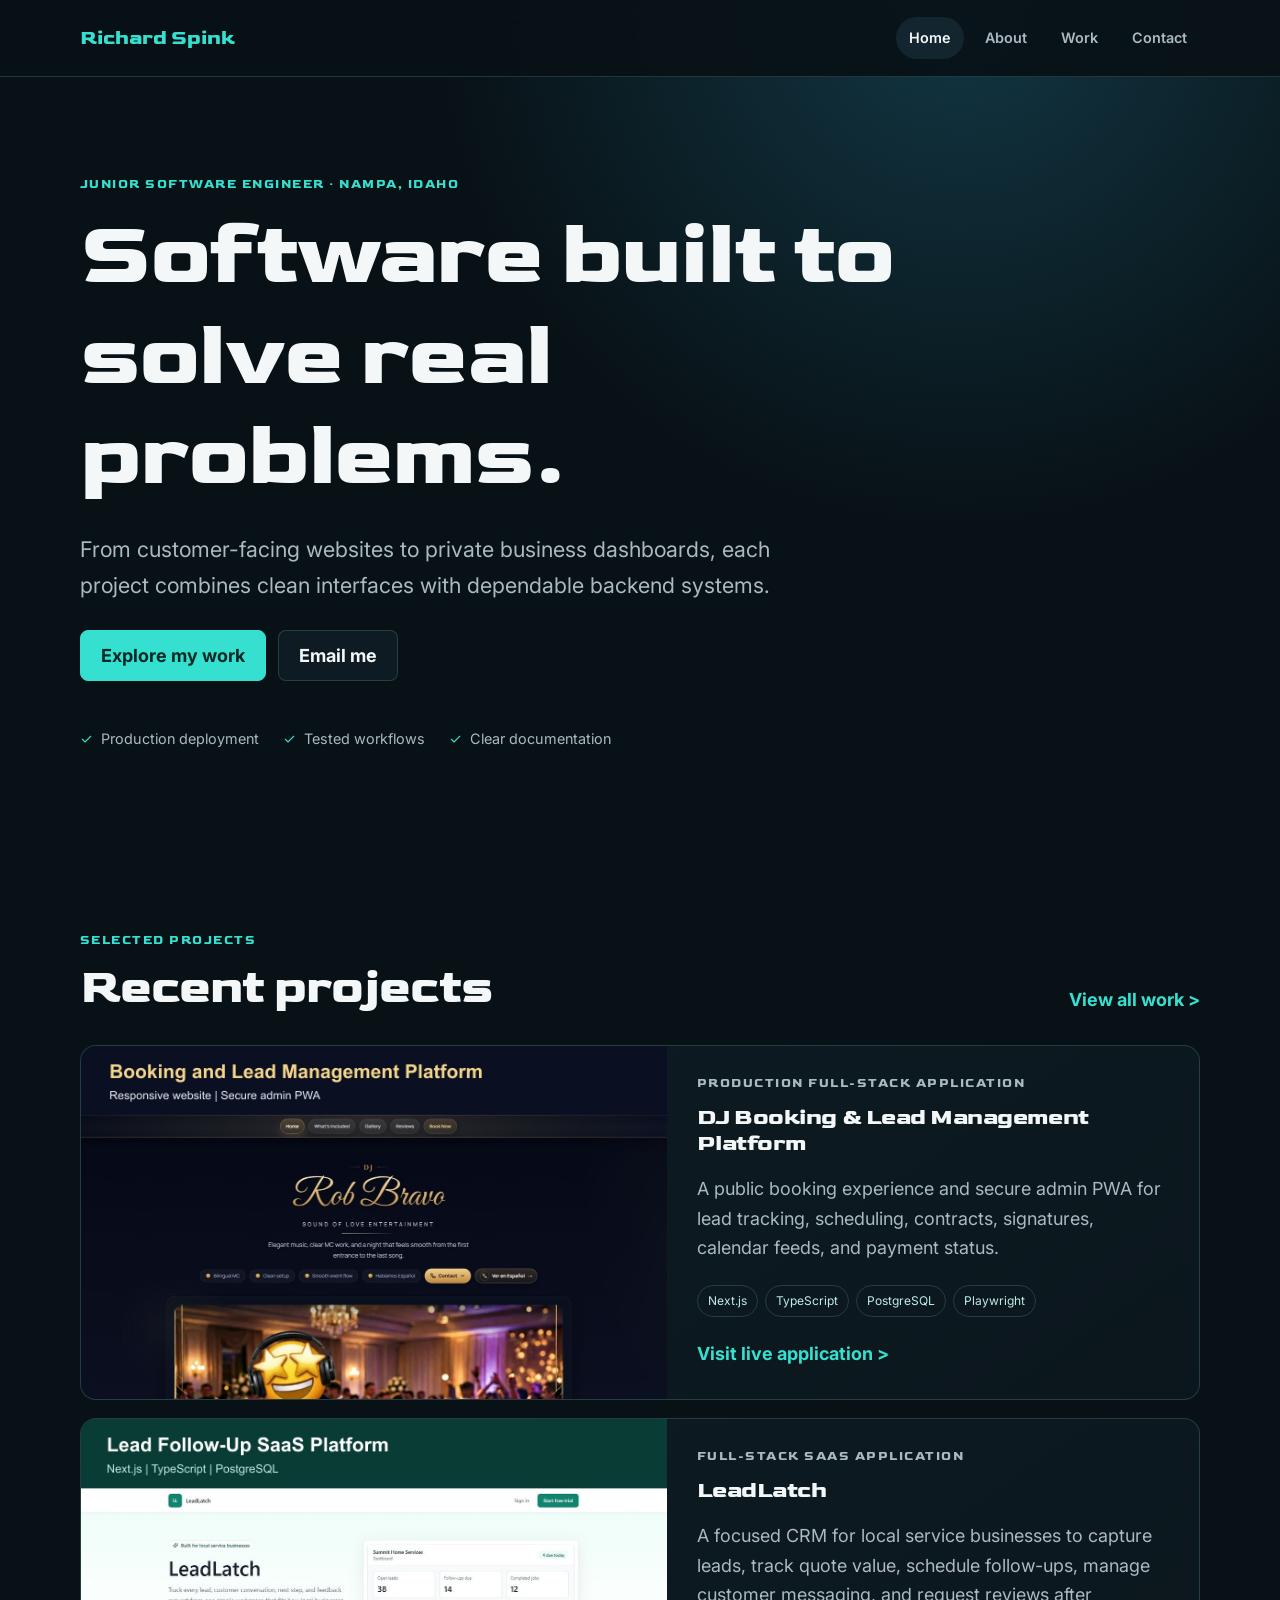
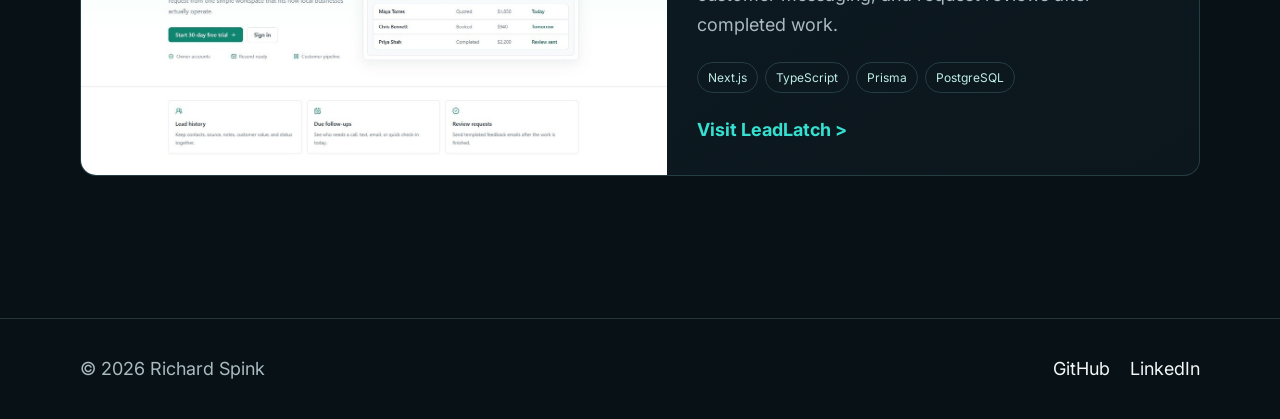
<file: index.html>
<!DOCTYPE html>
<html lang="en">
<head>
  <meta charset="UTF-8">
  <meta name="viewport" content="width=device-width, initial-scale=1.0">
  <meta name="description" content="Richard Spink is a junior software engineer building practical full-stack applications with C#, Python, TypeScript, Next.js, and PostgreSQL.">
  <title>Richard Spink | Junior Software Engineer</title>
  <link rel="preconnect" href="https://fonts.googleapis.com">
  <link rel="preconnect" href="https://fonts.gstatic.com" crossorigin>
  <link href="https://fonts.googleapis.com/css2?family=Goldman:wght@400;700&family=Inter:wght@400;500;600;700&display=swap" rel="stylesheet">
  <link rel="stylesheet" href="css/styles.css">
</head>
<body>
  <header class="site-header">
    <nav class="navbar container" aria-label="Primary navigation">
      <a class="logo" href="index.html">Richard Spink</a>
      <ul class="nav-links">
        <li><a class="active" href="index.html">Home</a></li>
        <li><a href="about.html">About</a></li>
        <li><a href="experience.html">Work</a></li>
        <li><a href="contact.html">Contact</a></li>
      </ul>
    </nav>
  </header>

  <main>
    <section class="hero container">
      <div class="eyebrow">Junior software engineer · Nampa, Idaho</div>
      <h1>Software built to solve real problems.</h1>
      <p class="hero-copy">From customer-facing websites to private business dashboards, each project combines clean interfaces with dependable backend systems.</p>
      <div class="button-row">
        <a class="button primary" href="experience.html">Explore my work</a>
        <a class="button secondary" href="mailto:rspink.work@gmail.com">Email me</a>
      </div>
      <ul class="proof-list" aria-label="Professional strengths">
        <li>Production deployment</li>
        <li>Tested workflows</li>
        <li>Clear documentation</li>
      </ul>
    </section>

    <section class="section container" aria-labelledby="featured-heading">
      <div class="section-heading">
        <div>
          <p class="eyebrow">Selected projects</p>
          <h2 id="featured-heading">Recent projects</h2>
        </div>
        <a class="text-link" href="experience.html">View all work &gt;</a>
      </div>

      <div class="featured-grid">
        <article class="feature-card feature-card-large">
          <img src="Image/projects/booking-platform.jpg" alt="DJ booking and lead-management platform shown on desktop and mobile devices">
          <div class="card-content">
            <p class="project-type">Production full-stack application</p>
            <h3>DJ Booking & Lead Management Platform</h3>
            <p>A public booking experience and secure admin PWA for lead tracking, scheduling, contracts, signatures, calendar feeds, and payment status.</p>
            <div class="tag-list"><span>Next.js</span><span>TypeScript</span><span>PostgreSQL</span><span>Playwright</span></div>
            <a class="text-link" href="https://rob-the-dj.vercel.app" target="_blank" rel="noopener noreferrer">Visit live application &gt;</a>
          </div>
        </article>

        <article class="feature-card feature-card-large">
          <img src="Image/projects/leadlatch.jpg" alt="LeadLatch lead-management dashboard displayed on a laptop">
          <div class="card-content">
            <p class="project-type">Full-stack SaaS application</p>
            <h3>LeadLatch</h3>
            <p>A focused CRM for local service businesses to capture leads, track quote value, schedule follow-ups, manage customer messaging, and request reviews after completed work.</p>
            <div class="tag-list"><span>Next.js</span><span>TypeScript</span><span>Prisma</span><span>PostgreSQL</span></div>
            <a class="text-link" href="https://project-i30i1.vercel.app/" target="_blank" rel="noopener noreferrer">Visit LeadLatch &gt;</a>
          </div>
        </article>
      </div>
    </section>
  </main>

  <footer>
    <div class="container footer-inner">
      <p>© 2026 Richard Spink</p>
      <div><a href="https://github.com/richardspink2" target="_blank" rel="noopener noreferrer">GitHub</a><a href="https://www.linkedin.com/in/richard-spink-254847308/" target="_blank" rel="noopener noreferrer">LinkedIn</a></div>
    </div>
  </footer>
</body>
</html>
</file>
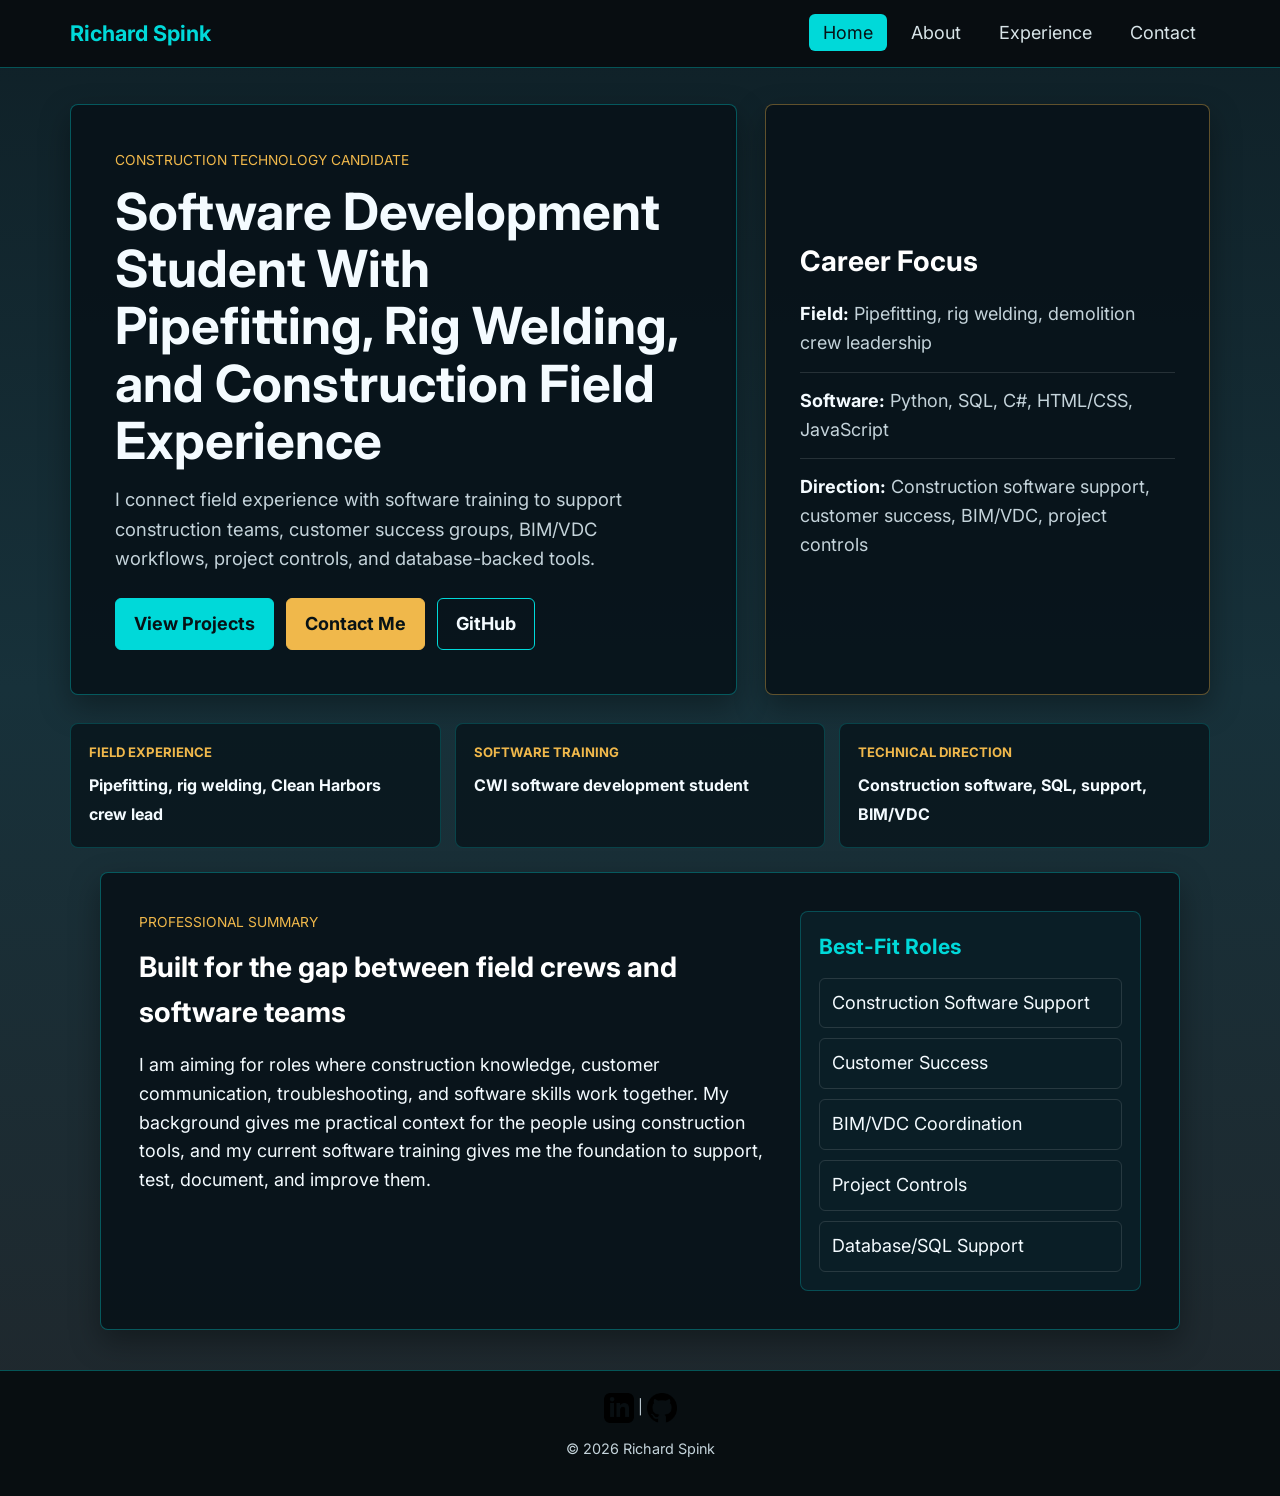
<file: construction-portfolio/index.html>
<!DOCTYPE html>
<html lang="en">
<head>
  <meta charset="UTF-8" />
  <meta name="author" content="Richard Spink" />
  <meta name="description" content="Richard Spink construction technology and software development portfolio with pipefitting, rig welding, and demolition crew lead experience" />
  <meta name="keywords" content="construction technology, software development, pipefitting, rig welding, demolition crew lead, Clean Harbors, Python, SQL, C#, BIM, VDC" />
  <meta name="viewport" content="width=device-width, initial-scale=1.0" />
  <title>Richard Spink | Construction Technology Portfolio</title>
  <link rel="preconnect" href="https://fonts.googleapis.com">
  <link rel="preconnect" href="https://fonts.gstatic.com" crossorigin>
  <link href="https://fonts.googleapis.com/css2?family=Inter:wght@400;600;700;800&display=swap" rel="stylesheet">
  <link rel="stylesheet" href="css/styles.css" />
</head>
<body>
  <header>
    <nav class="navbar">
      <div class="container">
        <div class="logo">Richard Spink</div>
        <ul class="nav-links">
          <li><a class="active" href="index.html">Home</a></li>
          <li><a href="about.html">About</a></li>
          <li><a href="experience.html">Experience</a></li>
          <li><a href="contact.html">Contact</a></li>
        </ul>
      </div>
    </nav>
  </header>

  <main>
    <section class="hero professional-hero">
      <div class="hero-content">
        <p class="eyebrow">Construction technology candidate</p>
        <h1>Software Development Student With Pipefitting, Rig Welding, and Construction Field Experience</h1>
        <p class="tagline">
          I connect field experience with software training to support construction teams, customer success groups,
          BIM/VDC workflows, project controls, and database-backed tools.
        </p>
        <div class="button-row">
          <a class="btn" href="experience.html#projects">View Projects</a>
          <a class="btn btn-secondary" href="contact.html">Contact Me</a>
          <a class="btn btn-outline" href="https://github.com/richardspink2" target="_blank" rel="noopener">GitHub</a>
        </div>
      </div>
      <aside class="hero-panel" aria-label="Career focus">
        <h2>Career Focus</h2>
        <ul class="credential-list">
          <li><strong>Field:</strong> Pipefitting, rig welding, demolition crew leadership</li>
          <li><strong>Software:</strong> Python, SQL, C#, HTML/CSS, JavaScript</li>
          <li><strong>Direction:</strong> Construction software support, customer success, BIM/VDC, project controls</li>
        </ul>
      </aside>
    </section>

    <section class="proof-strip" aria-label="Professional strengths">
      <div class="proof-item">
        <span>Field Experience</span>
        <strong>Pipefitting, rig welding, Clean Harbors crew lead</strong>
      </div>
      <div class="proof-item">
        <span>Software Training</span>
        <strong>CWI software development student</strong>
      </div>
      <div class="proof-item">
        <span>Technical Direction</span>
        <strong>Construction software, SQL, support, BIM/VDC</strong>
      </div>
    </section>

    <section class="main-container home-summary">
      <div class="summary-layout">
        <div>
          <p class="eyebrow">Professional Summary</p>
          <h2>Built for the gap between field crews and software teams</h2>
          <p>
            I am aiming for roles where construction knowledge, customer communication, troubleshooting, and
            software skills work together. My background gives me practical context for the people using construction
            tools, and my current software training gives me the foundation to support, test, document, and improve them.
          </p>
        </div>
        <div class="focus-list">
          <h3>Best-Fit Roles</h3>
          <a href="experience.html">Construction Software Support</a>
          <a href="experience.html">Customer Success</a>
          <a href="experience.html">BIM/VDC Coordination</a>
          <a href="experience.html">Project Controls</a>
          <a href="experience.html">Database/SQL Support</a>
        </div>
      </div>
    </section>
  </main>

  <footer>
    <p>
      <a href="https://www.linkedin.com/in/richard-spink-254847308/" target="_blank" rel="noopener">
        <img src="Image/LinkedIn.png" alt="LinkedIn" width="30" />
      </a> |
      <a href="https://github.com/richardspink2" target="_blank" rel="noopener">
        <img src="Image/GitHub.png" alt="GitHub" width="30" />
      </a>
    </p>
    <p>&copy; 2026 Richard Spink</p>
  </footer>
</body>
</html>
</file>
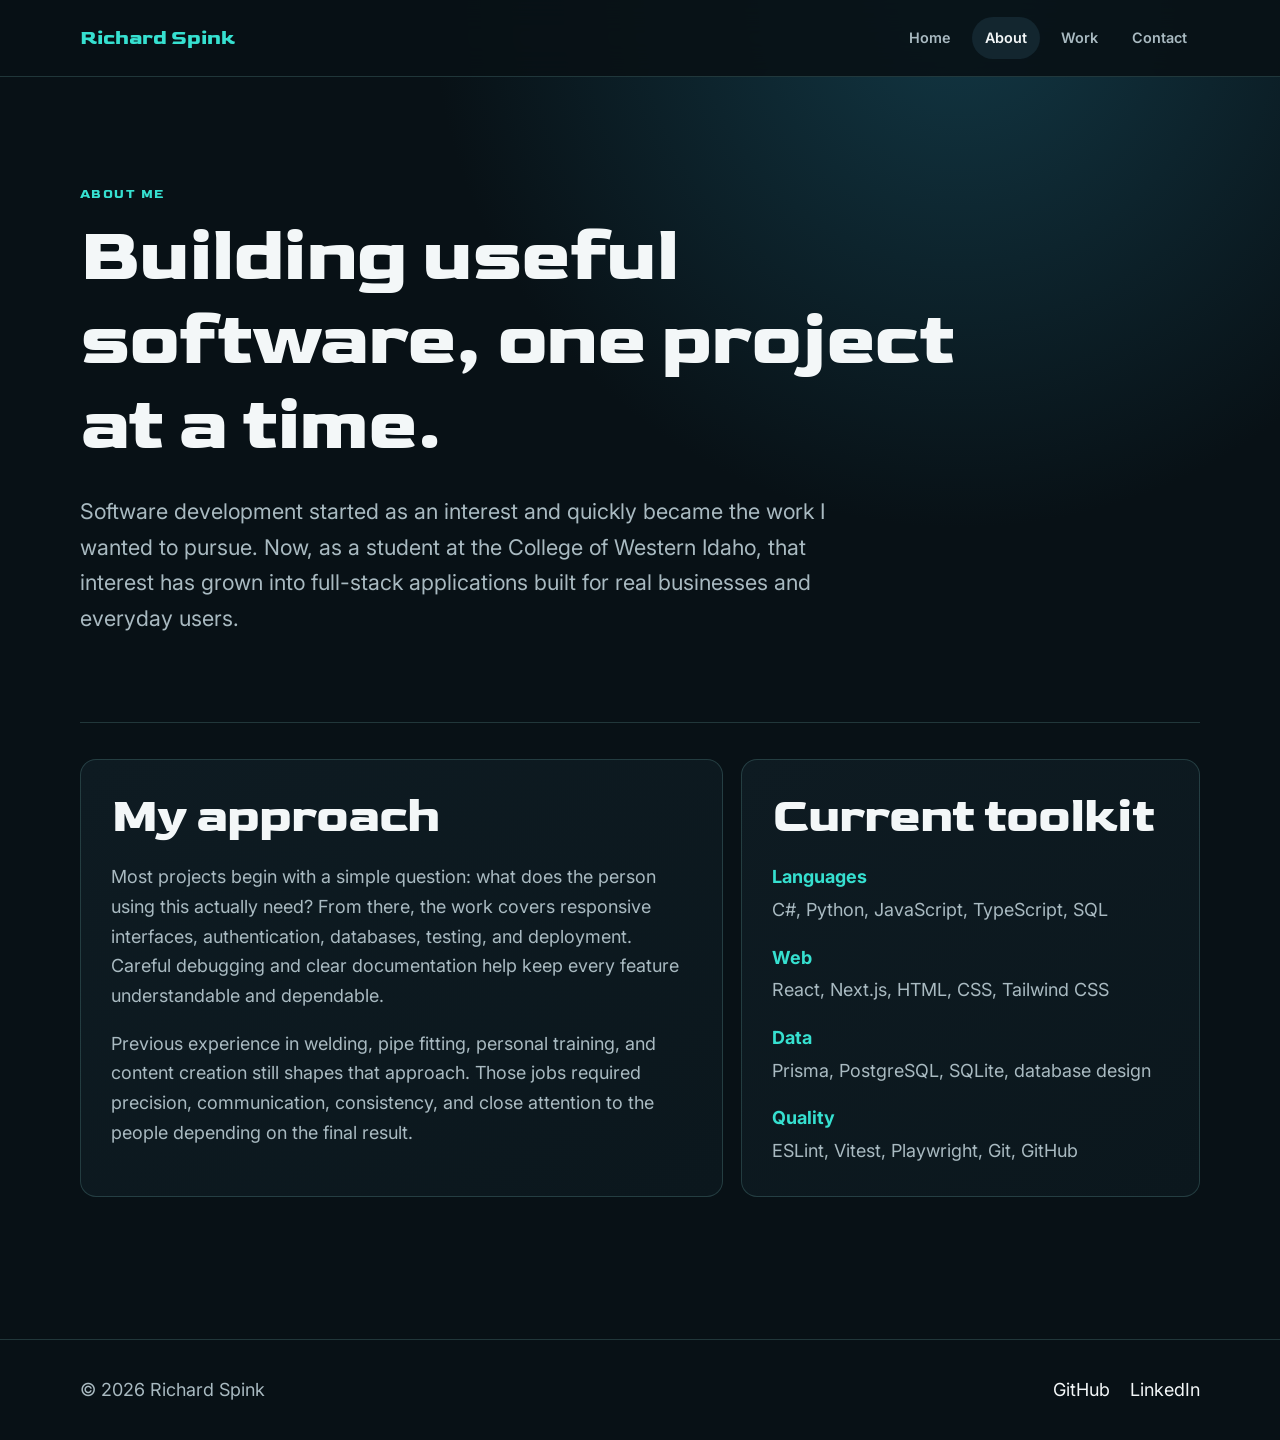
<file: about.html>
<!DOCTYPE html>
<html lang="en">
<head>
  <meta charset="UTF-8">
  <meta name="viewport" content="width=device-width, initial-scale=1.0">
  <meta name="description" content="About Richard Spink, a junior software engineer and Software Development student in Nampa, Idaho.">
  <title>About | Richard Spink</title>
  <link rel="preconnect" href="https://fonts.googleapis.com">
  <link rel="preconnect" href="https://fonts.gstatic.com" crossorigin>
  <link href="https://fonts.googleapis.com/css2?family=Goldman:wght@400;700&family=Inter:wght@400;500;600;700&display=swap" rel="stylesheet">
  <link rel="stylesheet" href="css/styles.css">
</head>
<body>
  <header class="site-header"><nav class="navbar container" aria-label="Primary navigation"><a class="logo" href="index.html">Richard Spink</a><ul class="nav-links"><li><a href="index.html">Home</a></li><li><a class="active" href="about.html">About</a></li><li><a href="experience.html">Work</a></li><li><a href="contact.html">Contact</a></li></ul></nav></header>
  <main class="page-main container">
    <section class="page-intro">
      <p class="eyebrow">About me</p>
      <h1>Building useful software, one project at a time.</h1>
      <p class="lead">Software development started as an interest and quickly became the work I wanted to pursue. Now, as a student at the College of Western Idaho, that interest has grown into full-stack applications built for real businesses and everyday users.</p>
    </section>
    <section class="about-grid">
      <div class="prose-card">
        <h2>My approach</h2>
        <p>Most projects begin with a simple question: what does the person using this actually need? From there, the work covers responsive interfaces, authentication, databases, testing, and deployment. Careful debugging and clear documentation help keep every feature understandable and dependable.</p>
        <p>Previous experience in welding, pipe fitting, personal training, and content creation still shapes that approach. Those jobs required precision, communication, consistency, and close attention to the people depending on the final result.</p>
      </div>
      <aside class="skills-card">
        <h2>Current toolkit</h2>
        <dl>
          <dt>Languages</dt><dd>C#, Python, JavaScript, TypeScript, SQL</dd>
          <dt>Web</dt><dd>React, Next.js, HTML, CSS, Tailwind CSS</dd>
          <dt>Data</dt><dd>Prisma, PostgreSQL, SQLite, database design</dd>
          <dt>Quality</dt><dd>ESLint, Vitest, Playwright, Git, GitHub</dd>
        </dl>
      </aside>
    </section>
  </main>
  <footer><div class="container footer-inner"><p>© 2026 Richard Spink</p><div><a href="https://github.com/richardspink2" target="_blank" rel="noopener noreferrer">GitHub</a><a href="https://www.linkedin.com/in/richard-spink-254847308/" target="_blank" rel="noopener noreferrer">LinkedIn</a></div></div></footer>
</body>
</html>
</file>
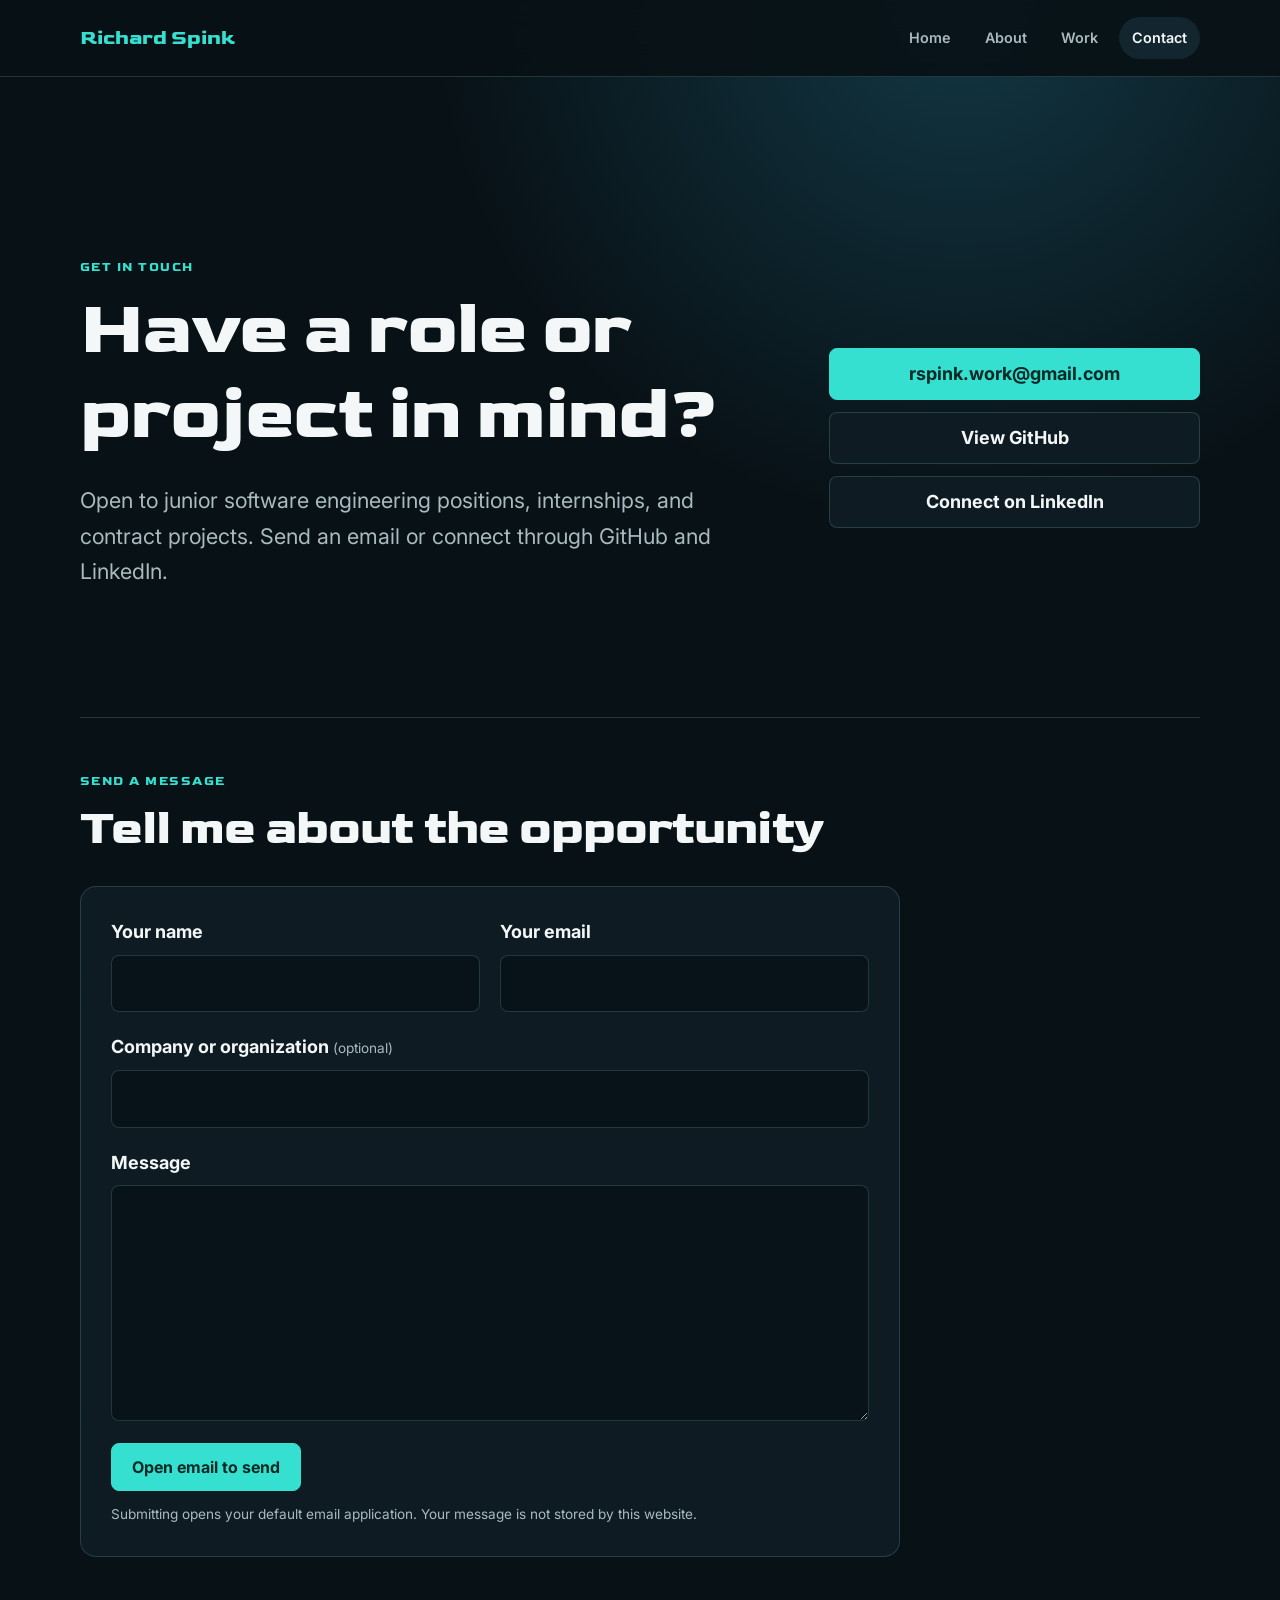
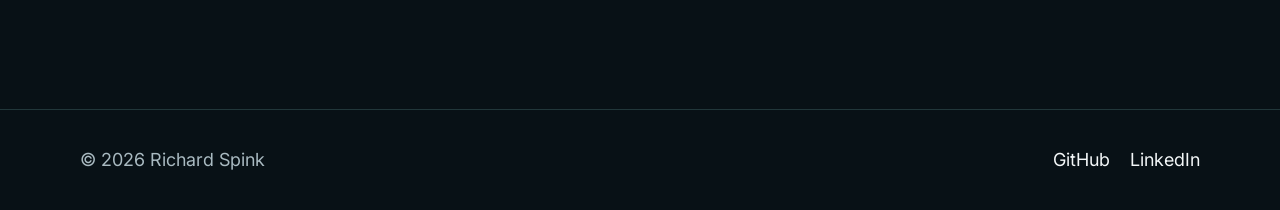
<file: contact.html>
<!DOCTYPE html>
<html lang="en">
<head>
  <meta charset="UTF-8">
  <meta name="viewport" content="width=device-width, initial-scale=1.0">
  <meta name="description" content="Contact Richard Spink about junior software engineering, internship, and contract opportunities.">
  <title>Contact | Richard Spink</title>
  <link rel="preconnect" href="https://fonts.googleapis.com">
  <link rel="preconnect" href="https://fonts.gstatic.com" crossorigin>
  <link href="https://fonts.googleapis.com/css2?family=Goldman:wght@400;700&family=Inter:wght@400;500;600;700&display=swap" rel="stylesheet">
  <link rel="stylesheet" href="css/styles.css">
</head>
<body>
  <header class="site-header"><nav class="navbar container" aria-label="Primary navigation"><a class="logo" href="index.html">Richard Spink</a><ul class="nav-links"><li><a href="index.html">Home</a></li><li><a href="about.html">About</a></li><li><a href="experience.html">Work</a></li><li><a class="active" href="contact.html">Contact</a></li></ul></nav></header>
  <main class="page-main container">
    <section class="contact-panel">
      <div><p class="eyebrow">Get in touch</p><h1>Have a role or project in mind?</h1><p class="lead">Open to junior software engineering positions, internships, and contract projects. Send an email or connect through GitHub and LinkedIn.</p></div>
      <div class="contact-actions"><a class="button primary" href="mailto:rspink.work@gmail.com">rspink.work@gmail.com</a><a class="button secondary" href="https://github.com/richardspink2" target="_blank" rel="noopener noreferrer">View GitHub</a><a class="button secondary" href="https://www.linkedin.com/in/richard-spink-254847308/" target="_blank" rel="noopener noreferrer">Connect on LinkedIn</a></div>
    </section>
    <section class="contact-form-section" aria-labelledby="contact-form-heading">
      <div class="section-heading">
        <div><p class="eyebrow">Send a message</p><h2 id="contact-form-heading">Tell me about the opportunity</h2></div>
      </div>
      <form class="contact-form" action="mailto:rspink.work@gmail.com" method="post" enctype="text/plain">
        <div class="form-grid">
          <div class="field-group">
            <label for="name">Your name</label>
            <input id="name" name="Name" type="text" autocomplete="name" required>
          </div>
          <div class="field-group">
            <label for="email">Your email</label>
            <input id="email" name="Email" type="email" autocomplete="email" required>
          </div>
          <div class="field-group full-width">
            <label for="company">Company or organization <span>(optional)</span></label>
            <input id="company" name="Company" type="text" autocomplete="organization">
          </div>
          <div class="field-group full-width">
            <label for="message">Message</label>
            <textarea id="message" name="Message" rows="7" required></textarea>
          </div>
        </div>
        <button class="button primary submit-button" type="submit">Open email to send</button>
        <p class="form-note">Submitting opens your default email application. Your message is not stored by this website.</p>
      </form>
    </section>
  </main>
  <footer><div class="container footer-inner"><p>© 2026 Richard Spink</p><div><a href="https://github.com/richardspink2" target="_blank" rel="noopener noreferrer">GitHub</a><a href="https://www.linkedin.com/in/richard-spink-254847308/" target="_blank" rel="noopener noreferrer">LinkedIn</a></div></div></footer>
</body>
</html>
</file>
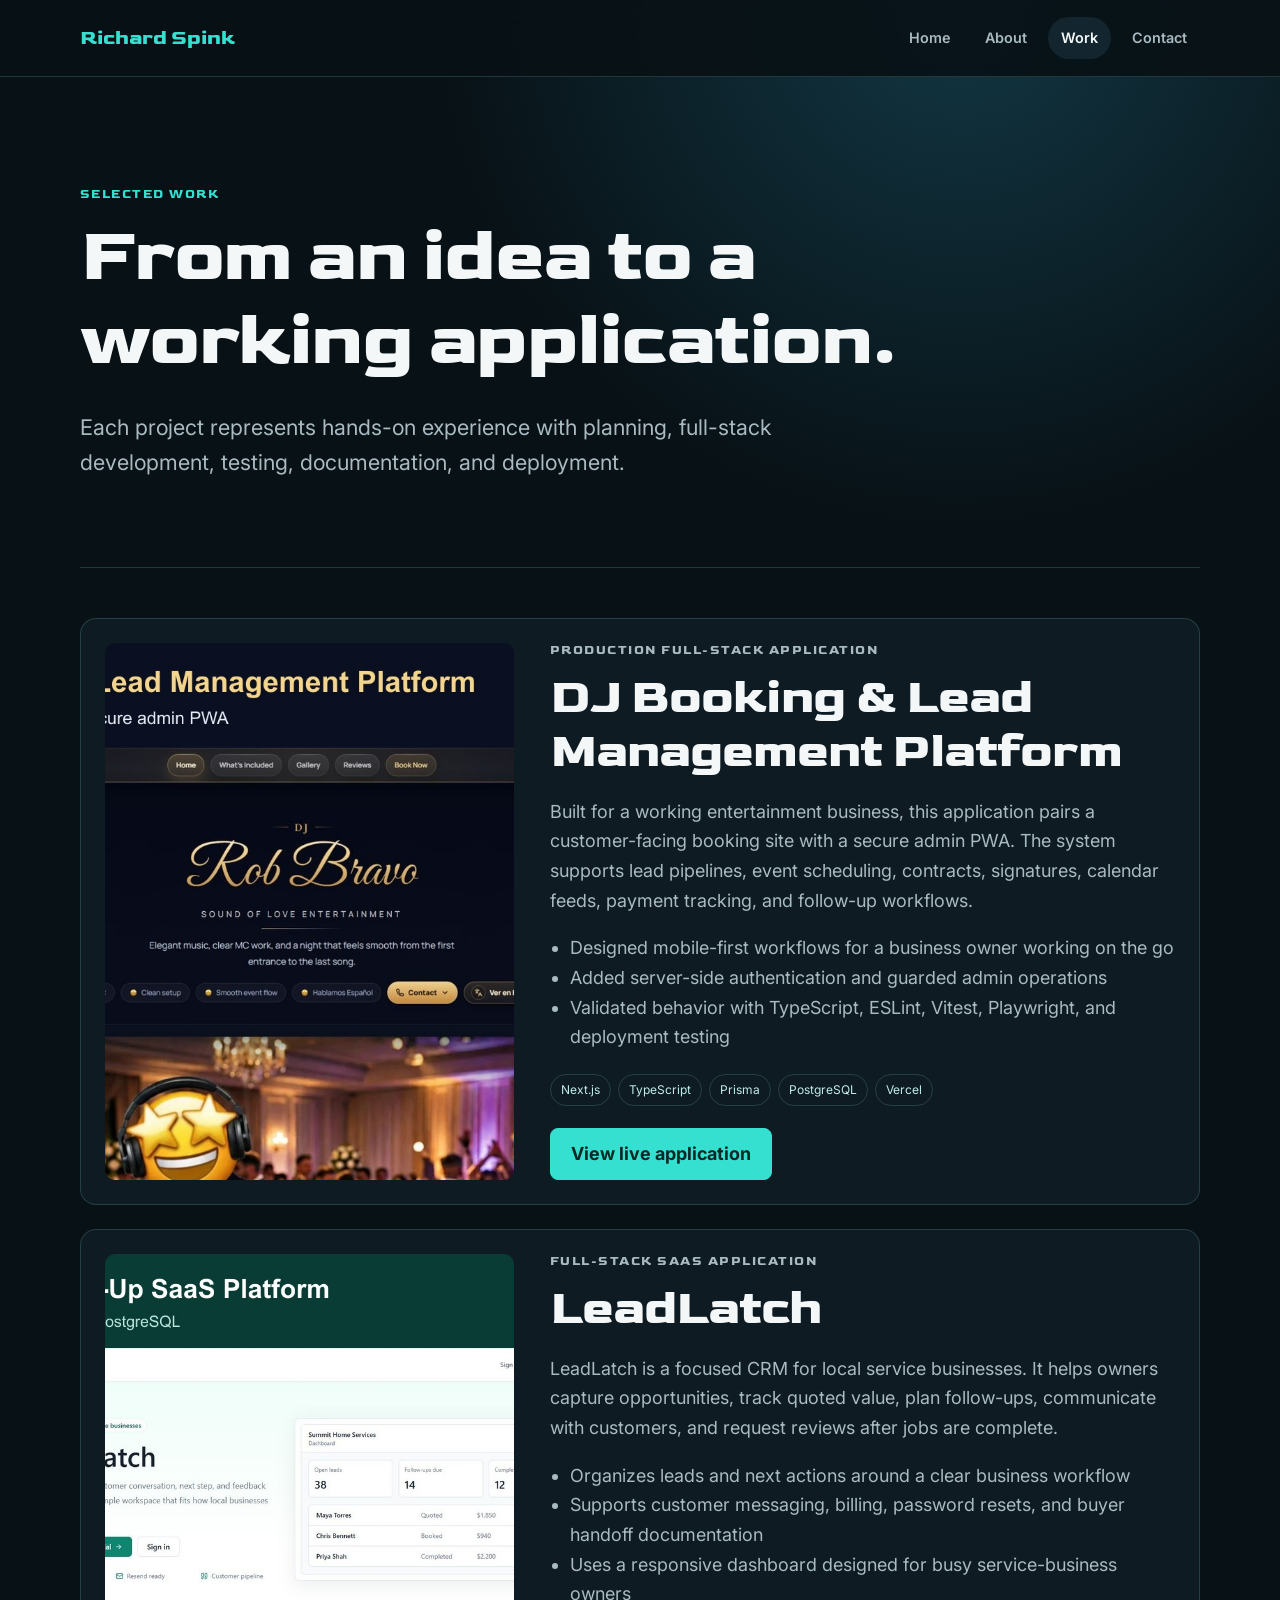
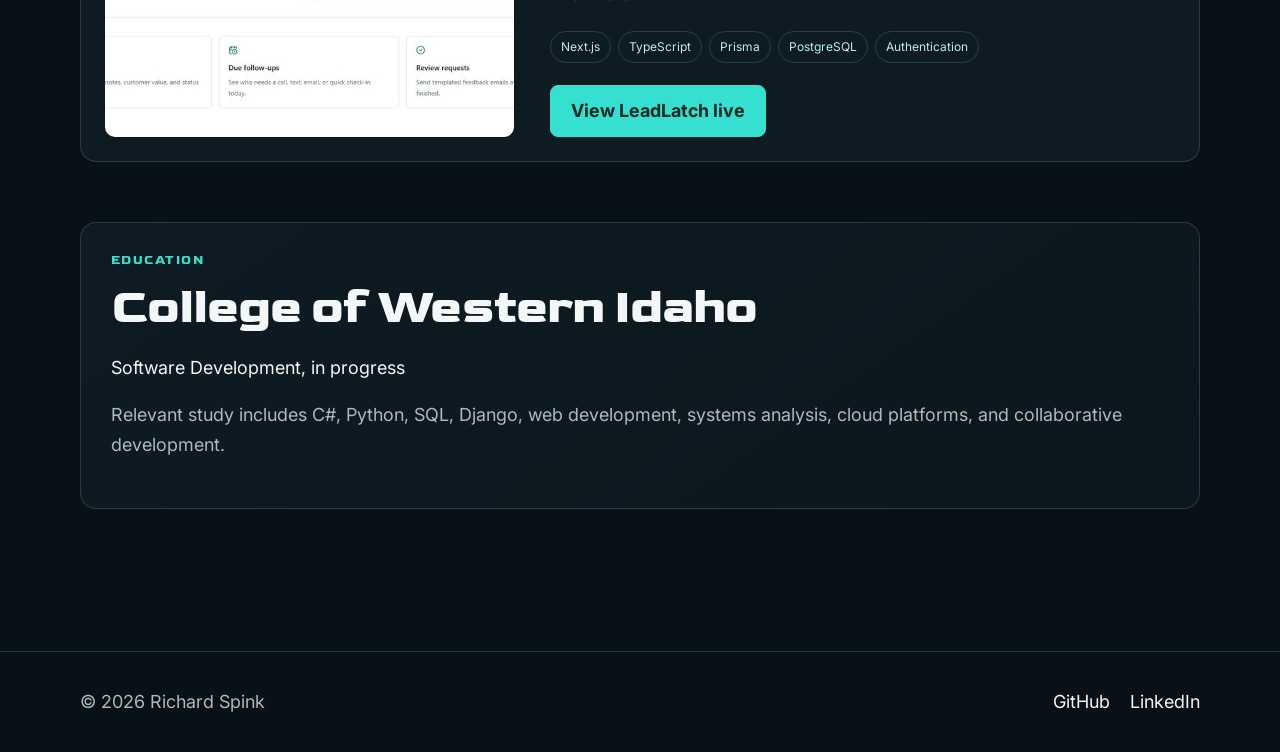
<file: experience.html>
<!DOCTYPE html>
<html lang="en">
<head>
  <meta charset="UTF-8">
  <meta name="viewport" content="width=device-width, initial-scale=1.0">
  <meta name="description" content="Selected software projects by Richard Spink, including full-stack web applications, desktop software, automation, Python, and SQL work.">
  <title>Work | Richard Spink</title>
  <link rel="preconnect" href="https://fonts.googleapis.com">
  <link rel="preconnect" href="https://fonts.gstatic.com" crossorigin>
  <link href="https://fonts.googleapis.com/css2?family=Goldman:wght@400;700&family=Inter:wght@400;500;600;700&display=swap" rel="stylesheet">
  <link rel="stylesheet" href="css/styles.css">
</head>
<body>
  <header class="site-header"><nav class="navbar container" aria-label="Primary navigation"><a class="logo" href="index.html">Richard Spink</a><ul class="nav-links"><li><a href="index.html">Home</a></li><li><a href="about.html">About</a></li><li><a class="active" href="experience.html">Work</a></li><li><a href="contact.html">Contact</a></li></ul></nav></header>
  <main class="page-main container">
    <section class="page-intro"><p class="eyebrow">Selected work</p><h1>From an idea to a working application.</h1><p class="lead">Each project represents hands-on experience with planning, full-stack development, testing, documentation, and deployment.</p></section>
    <section class="project-list" aria-label="Portfolio projects">
      <article class="project-row">
        <img src="Image/projects/booking-platform.jpg" alt="DJ booking platform displayed on multiple devices">
        <div><p class="project-type">Production full-stack application</p><h2>DJ Booking & Lead Management Platform</h2><p>Built for a working entertainment business, this application pairs a customer-facing booking site with a secure admin PWA. The system supports lead pipelines, event scheduling, contracts, signatures, calendar feeds, payment tracking, and follow-up workflows.</p><ul class="outcomes"><li>Designed mobile-first workflows for a business owner working on the go</li><li>Added server-side authentication and guarded admin operations</li><li>Validated behavior with TypeScript, ESLint, Vitest, Playwright, and deployment testing</li></ul><div class="tag-list"><span>Next.js</span><span>TypeScript</span><span>Prisma</span><span>PostgreSQL</span><span>Vercel</span></div><a class="button primary" href="https://rob-the-dj.vercel.app" target="_blank" rel="noopener noreferrer">View live application</a></div>
      </article>
      <article class="project-row">
        <img src="Image/projects/leadlatch.jpg" alt="LeadLatch lead-management dashboard displayed on a laptop">
        <div><p class="project-type">Full-stack SaaS application</p><h2>LeadLatch</h2><p>LeadLatch is a focused CRM for local service businesses. It helps owners capture opportunities, track quoted value, plan follow-ups, communicate with customers, and request reviews after jobs are complete.</p><ul class="outcomes"><li>Organizes leads and next actions around a clear business workflow</li><li>Supports customer messaging, billing, password resets, and buyer handoff documentation</li><li>Uses a responsive dashboard designed for busy service-business owners</li></ul><div class="tag-list"><span>Next.js</span><span>TypeScript</span><span>Prisma</span><span>PostgreSQL</span><span>Authentication</span></div><a class="button primary" href="https://project-i30i1.vercel.app/" target="_blank" rel="noopener noreferrer">View LeadLatch live</a></div>
      </article>
    </section>
    <section class="education-card"><p class="eyebrow">Education</p><h2>College of Western Idaho</h2><p>Software Development, in progress</p><p class="muted">Relevant study includes C#, Python, SQL, Django, web development, systems analysis, cloud platforms, and collaborative development.</p></section>
  </main>
  <footer><div class="container footer-inner"><p>© 2026 Richard Spink</p><div><a href="https://github.com/richardspink2" target="_blank" rel="noopener noreferrer">GitHub</a><a href="https://www.linkedin.com/in/richard-spink-254847308/" target="_blank" rel="noopener noreferrer">LinkedIn</a></div></div></footer>
</body>
</html>
</file>
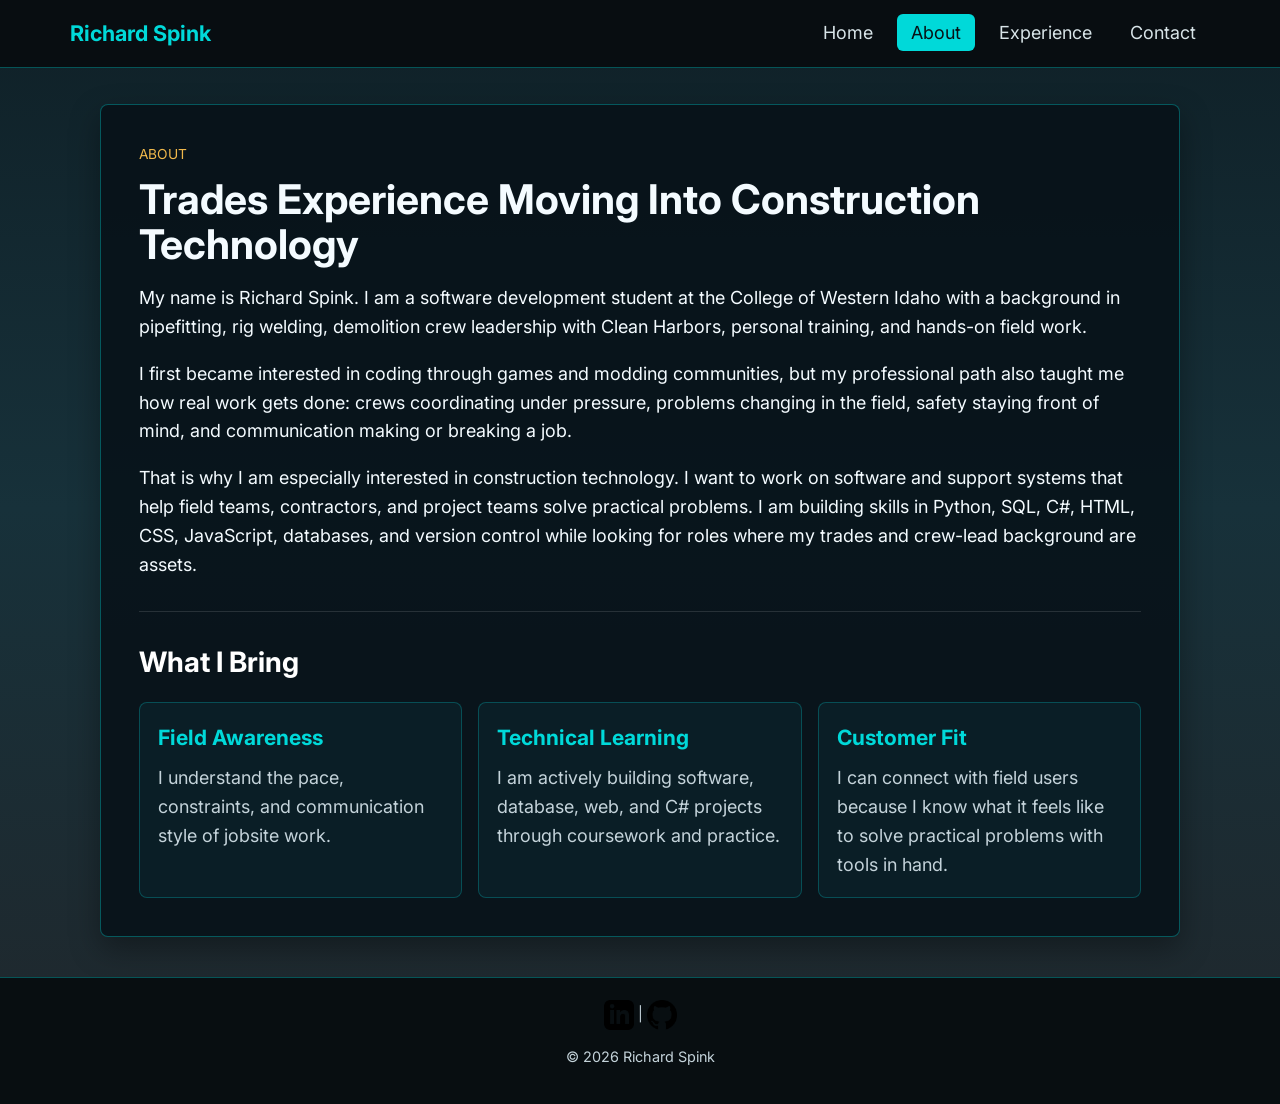
<file: construction-portfolio/about.html>
<!DOCTYPE html>
<html lang="en">
<head>
  <meta charset="UTF-8" />
  <meta name="author" content="Richard Spink" />
  <meta name="description" content="About Richard Spink, a software development student with pipefitting, rig welding, and demolition crew lead experience" />
  <meta name="keywords" content="Richard Spink, construction technology, software development, CWI, pipefitting, rig welding, Clean Harbors, demolition crew lead" />
  <meta name="viewport" content="width=device-width, initial-scale=1.0" />
  <title>About | Richard Spink</title>
  <link rel="preconnect" href="https://fonts.googleapis.com">
  <link rel="preconnect" href="https://fonts.gstatic.com" crossorigin>
  <link href="https://fonts.googleapis.com/css2?family=Inter:wght@400;600;700;800&display=swap" rel="stylesheet">
  <link rel="stylesheet" href="css/styles.css" />
</head>
<body>
  <header>
    <nav class="navbar">
      <div class="container">
        <div class="logo">Richard Spink</div>
        <ul class="nav-links">
          <li><a href="index.html">Home</a></li>
          <li><a class="active" href="about.html">About</a></li>
          <li><a href="experience.html">Experience</a></li>
          <li><a href="contact.html">Contact</a></li>
        </ul>
      </div>
    </nav>
  </header>

  <main class="main-container">
    <p class="eyebrow">About</p>
    <h1>Trades Experience Moving Into Construction Technology</h1>
    <p>
      My name is Richard Spink. I am a software development student at the College of Western Idaho with a
      background in pipefitting, rig welding, demolition crew leadership with Clean Harbors, personal training,
      and hands-on field work.
    </p>
    <p>
      I first became interested in coding through games and modding communities, but my professional path also
      taught me how real work gets done: crews coordinating under pressure, problems changing in the field,
      safety staying front of mind, and communication making or breaking a job.
    </p>
    <p>
      That is why I am especially interested in construction technology. I want to work on software and support
      systems that help field teams, contractors, and project teams solve practical problems. I am building skills
      in Python, SQL, C#, HTML, CSS, JavaScript, databases, and version control while looking for roles where my
      trades and crew-lead background are assets.
    </p>

    <section class="content-band">
      <h2>What I Bring</h2>
      <div class="highlight-grid">
        <article class="highlight-card">
          <h3>Field Awareness</h3>
          <p>I understand the pace, constraints, and communication style of jobsite work.</p>
        </article>
        <article class="highlight-card">
          <h3>Technical Learning</h3>
          <p>I am actively building software, database, web, and C# projects through coursework and practice.</p>
        </article>
        <article class="highlight-card">
          <h3>Customer Fit</h3>
          <p>I can connect with field users because I know what it feels like to solve practical problems with tools in hand.</p>
        </article>
      </div>
    </section>
  </main>

  <footer>
    <p>
      <a href="https://www.linkedin.com/in/richard-spink-254847308/" target="_blank" rel="noopener">
        <img src="Image/LinkedIn.png" alt="LinkedIn" width="30" />
      </a> |
      <a href="https://github.com/richardspink2" target="_blank" rel="noopener">
        <img src="Image/GitHub.png" alt="GitHub" width="30" />
      </a>
    </p>
    <p>&copy; 2026 Richard Spink</p>
  </footer>
</body>
</html>
</file>
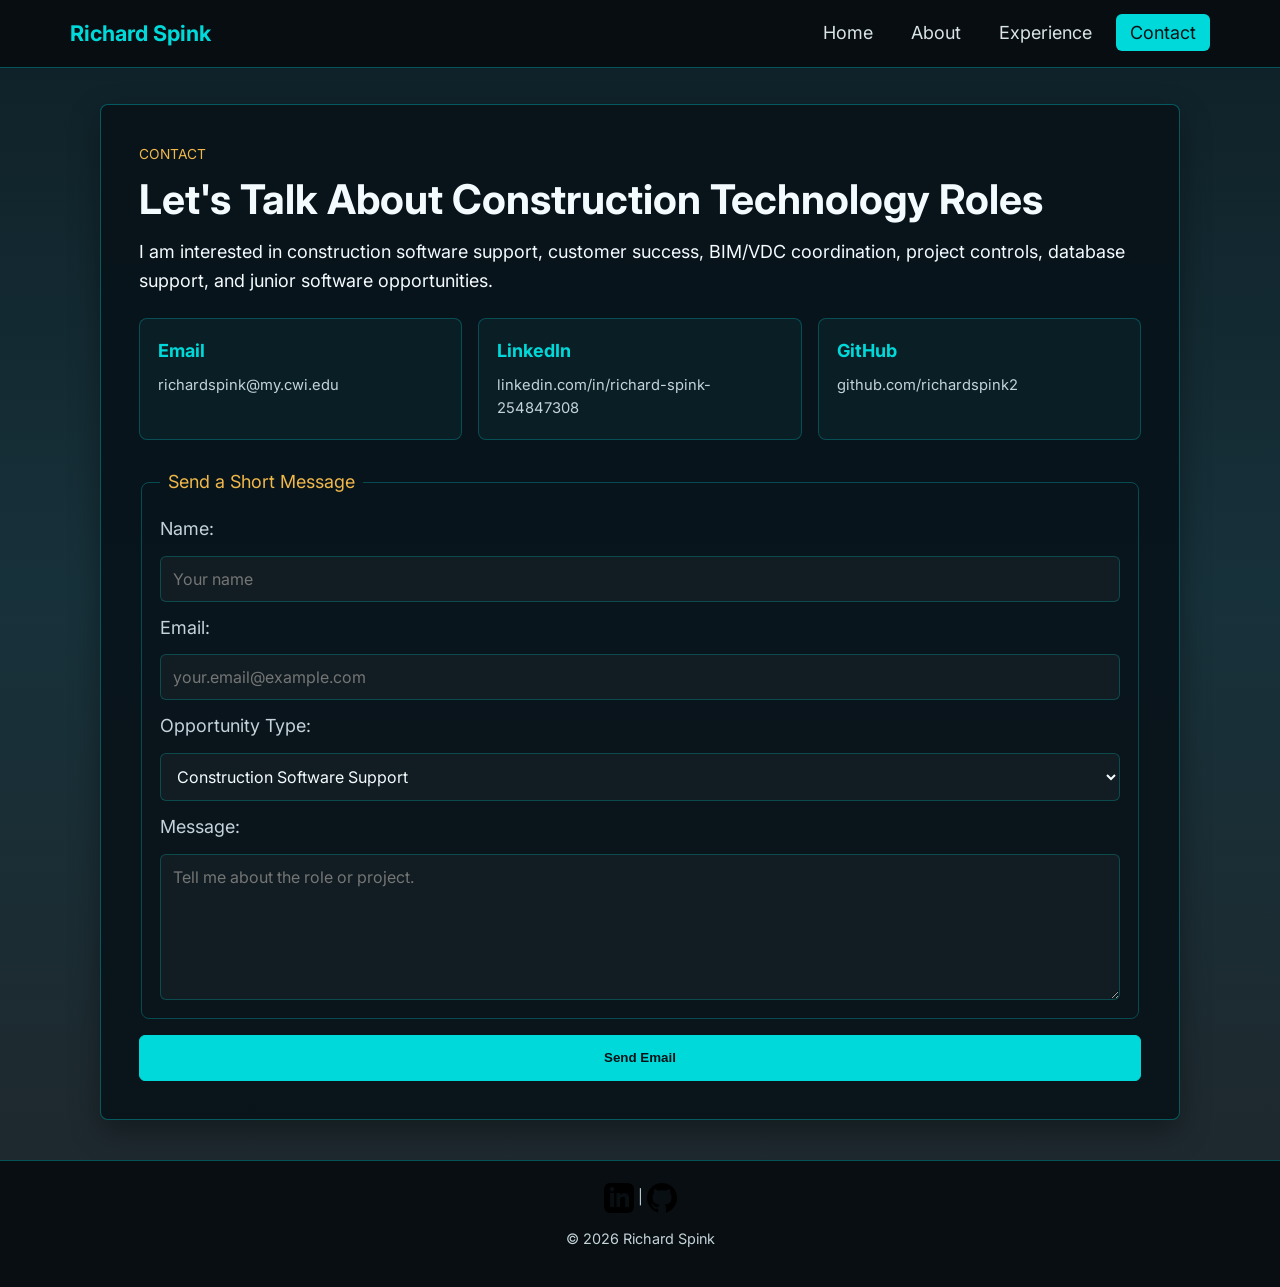
<file: construction-portfolio/contact.html>
<!DOCTYPE html>
<html lang="en">
<head>
  <meta charset="UTF-8" />
  <meta name="author" content="Richard Spink" />
  <meta name="description" content="Contact Richard Spink for construction technology and software development opportunities" />
  <meta name="keywords" content="Richard Spink, contact, construction technology, software development" />
  <meta name="viewport" content="width=device-width, initial-scale=1.0" />
  <title>Contact | Richard Spink</title>
  <link rel="preconnect" href="https://fonts.googleapis.com">
  <link rel="preconnect" href="https://fonts.gstatic.com" crossorigin>
  <link href="https://fonts.googleapis.com/css2?family=Inter:wght@400;600;700;800&display=swap" rel="stylesheet">
  <link href="css/styles.css" rel="stylesheet" />
  <link href="css/contact.css" rel="stylesheet" />
</head>
<body>
  <header>
    <nav class="navbar">
      <div class="container">
        <div class="logo">Richard Spink</div>
        <ul class="nav-links">
          <li><a href="index.html">Home</a></li>
          <li><a href="about.html">About</a></li>
          <li><a href="experience.html">Experience</a></li>
          <li><a class="active" href="contact.html">Contact</a></li>
        </ul>
      </div>
    </nav>
  </header>

  <main class="main-container">
    <p class="eyebrow">Contact</p>
    <h1>Let's Talk About Construction Technology Roles</h1>
    <p>
      I am interested in construction software support, customer success, BIM/VDC coordination,
      project controls, database support, and junior software opportunities.
    </p>

    <section class="contact-grid">
      <a class="contact-card" href="mailto:richardspink@my.cwi.edu">
        <strong>Email</strong>
        <span>richardspink@my.cwi.edu</span>
      </a>
      <a class="contact-card" href="https://www.linkedin.com/in/richard-spink-254847308/" target="_blank" rel="noopener">
        <strong>LinkedIn</strong>
        <span>linkedin.com/in/richard-spink-254847308</span>
      </a>
      <a class="contact-card" href="https://github.com/richardspink2" target="_blank" rel="noopener">
        <strong>GitHub</strong>
        <span>github.com/richardspink2</span>
      </a>
    </section>

    <form action="mailto:richardspink@my.cwi.edu" enctype="text/plain" method="POST">
      <fieldset class="vertical-group">
        <legend>Send a Short Message</legend>

        <label for="name">Name:</label>
        <input type="text" id="name" name="name" placeholder="Your name" required>

        <label for="email">Email:</label>
        <input type="email" id="email" name="email" placeholder="your.email@example.com" required>

        <label for="opportunity">Opportunity Type:</label>
        <select id="opportunity" name="opportunity">
          <option value="construction-software-support">Construction Software Support</option>
          <option value="customer-success">Customer Success</option>
          <option value="bim-vdc">BIM/VDC</option>
          <option value="project-controls">Project Controls</option>
          <option value="junior-developer">Junior Developer</option>
          <option value="other">Other</option>
        </select>

        <label for="message">Message:</label>
        <textarea id="message" name="message" rows="6" placeholder="Tell me about the role or project."></textarea>
      </fieldset>

      <button type="submit" class="btn">Send Email</button>
    </form>
  </main>

  <footer>
    <p>
      <a href="https://www.linkedin.com/in/richard-spink-254847308/" target="_blank" rel="noopener">
        <img src="Image/LinkedIn.png" alt="LinkedIn" width="30" />
      </a> |
      <a href="https://github.com/richardspink2" target="_blank" rel="noopener">
        <img src="Image/GitHub.png" alt="GitHub" width="30" />
      </a>
    </p>
    <p>&copy; 2026 Richard Spink</p>
  </footer>
</body>
</html>
</file>
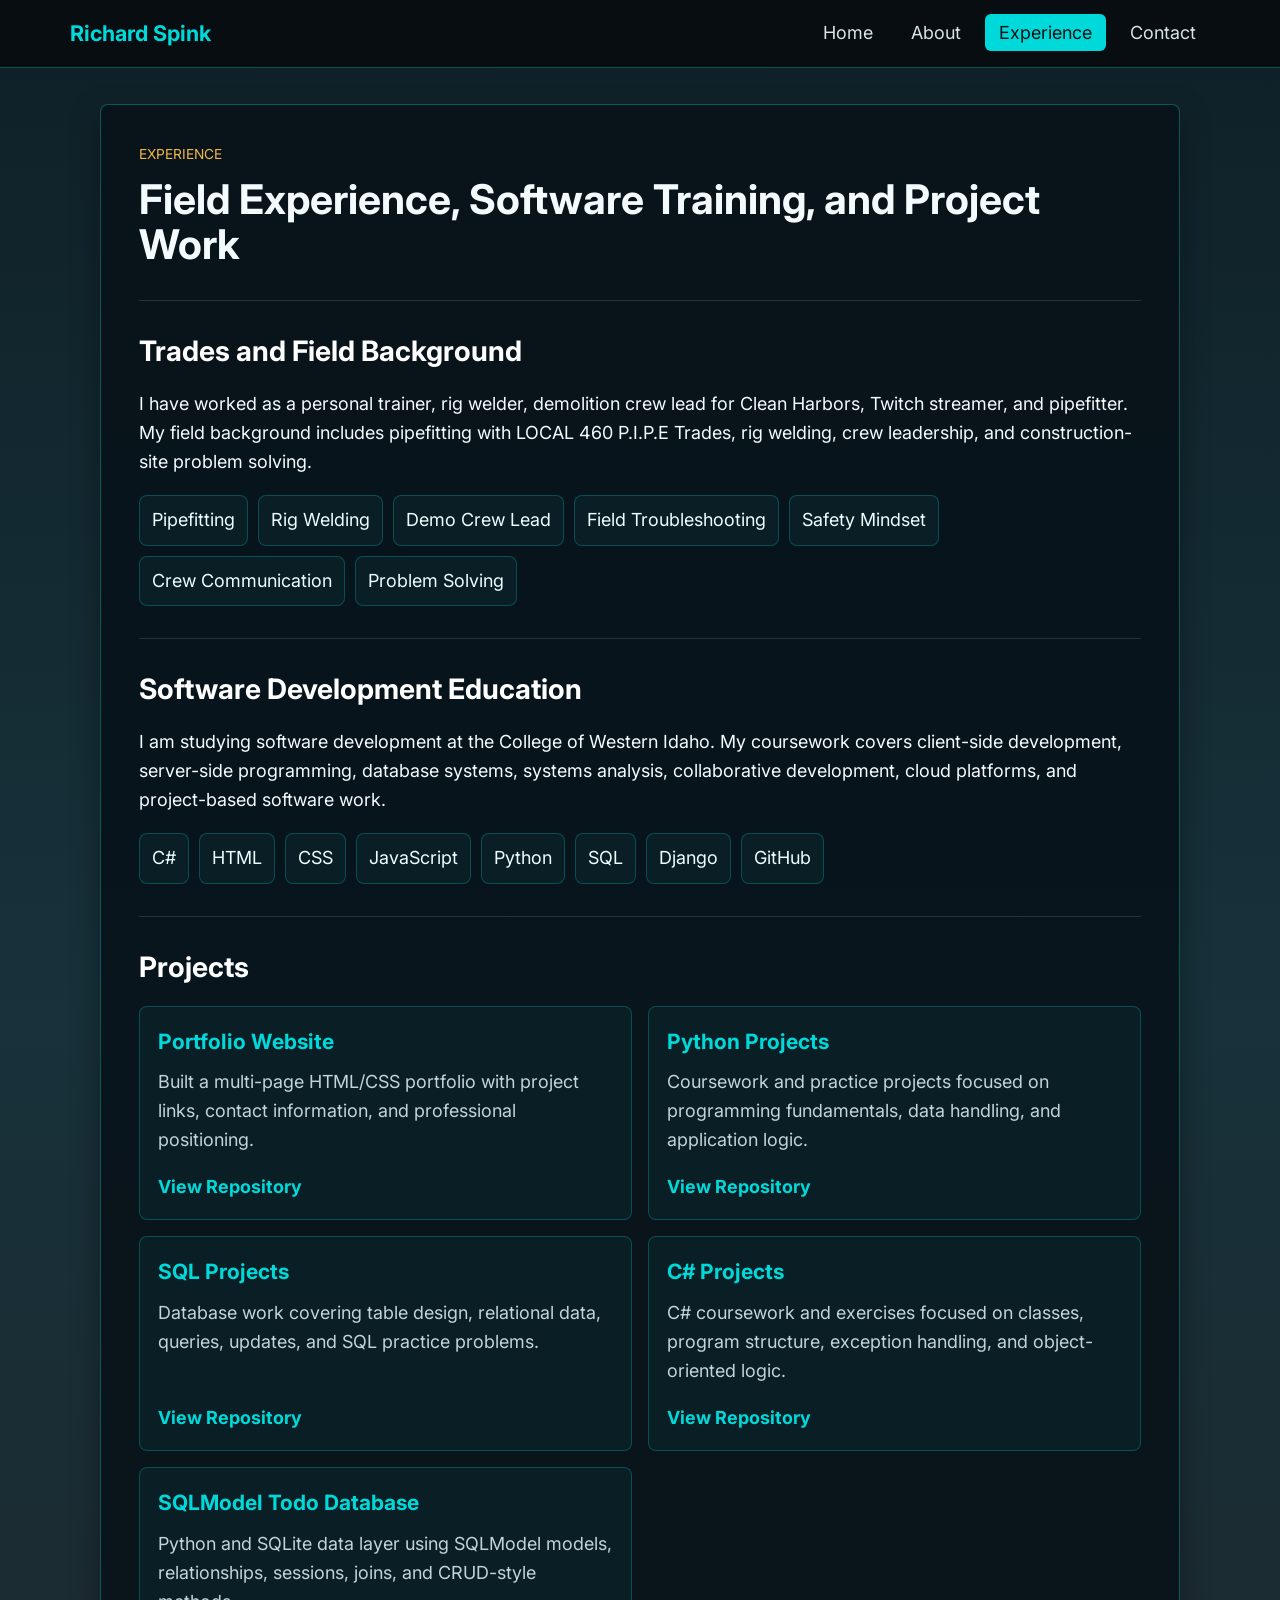
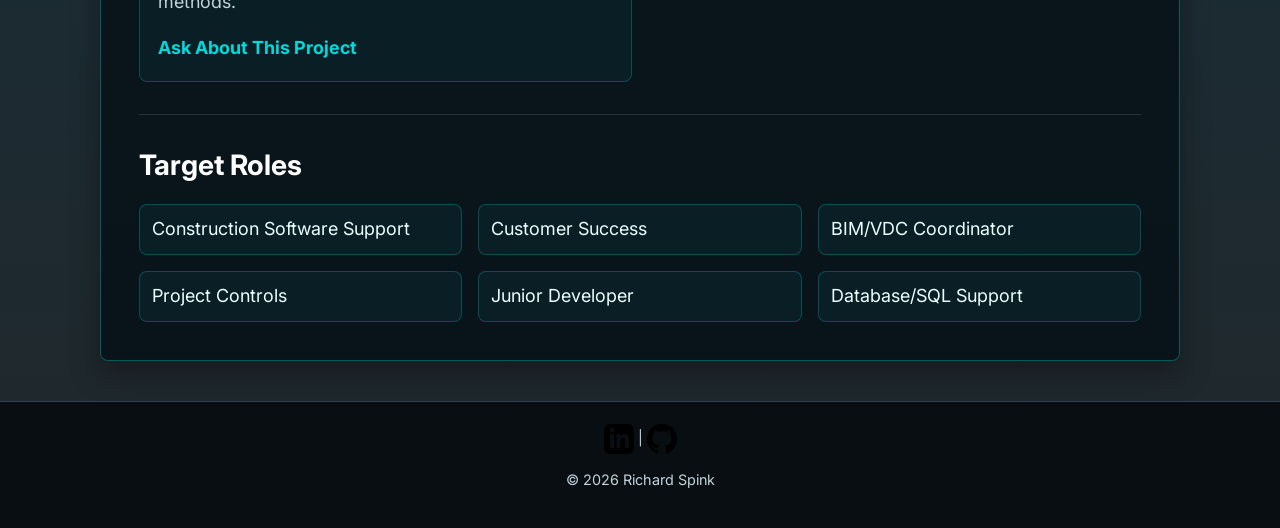
<file: construction-portfolio/experience.html>
<!DOCTYPE html>
<html lang="en">
<head>
  <meta charset="UTF-8" />
  <meta name="author" content="Richard Spink" />
  <meta name="description" content="Richard Spink experience and construction technology software projects" />
  <meta name="keywords" content="construction technology, pipefitting, rig welding, demolition crew lead, Clean Harbors, Python, SQL, C#, BIM, VDC" />
  <meta name="viewport" content="width=device-width, initial-scale=1.0" />
  <title>Experience | Richard Spink</title>
  <link rel="preconnect" href="https://fonts.googleapis.com">
  <link rel="preconnect" href="https://fonts.gstatic.com" crossorigin>
  <link href="https://fonts.googleapis.com/css2?family=Inter:wght@400;600;700;800&display=swap" rel="stylesheet">
  <link rel="stylesheet" href="css/styles.css">
</head>
<body>
  <header>
    <nav class="navbar">
      <div class="container">
        <div class="logo">Richard Spink</div>
        <ul class="nav-links">
          <li><a href="index.html">Home</a></li>
          <li><a href="about.html">About</a></li>
          <li><a class="active" href="experience.html">Experience</a></li>
          <li><a href="contact.html">Contact</a></li>
        </ul>
      </div>
    </nav>
  </header>

  <main class="main-container">
    <p class="eyebrow">Experience</p>
    <h1>Field Experience, Software Training, and Project Work</h1>

    <section class="content-band">
      <h2>Trades and Field Background</h2>
      <p>
        I have worked as a personal trainer, rig welder, demolition crew lead for Clean Harbors, Twitch streamer,
        and pipefitter. My field background includes pipefitting with LOCAL 460 P.I.P.E Trades, rig welding, crew
        leadership, and construction-site problem solving.
      </p>
      <div class="skill-list">
        <span>Pipefitting</span>
        <span>Rig Welding</span>
        <span>Demo Crew Lead</span>
        <span>Field Troubleshooting</span>
        <span>Safety Mindset</span>
        <span>Crew Communication</span>
        <span>Problem Solving</span>
      </div>
    </section>

    <section class="content-band">
      <h2>Software Development Education</h2>
      <p>
        I am studying software development at the College of Western Idaho. My coursework covers client-side
        development, server-side programming, database systems, systems analysis, collaborative development,
        cloud platforms, and project-based software work.
      </p>
      <div class="skill-list">
        <span>C#</span>
        <span>HTML</span>
        <span>CSS</span>
        <span>JavaScript</span>
        <span>Python</span>
        <span>SQL</span>
        <span>Django</span>
        <span>GitHub</span>
      </div>
    </section>

    <section id="projects" class="content-band">
      <h2>Projects</h2>
      <div class="projects-grid">
        <article class="project-card">
          <h3>Portfolio Website</h3>
          <p>Built a multi-page HTML/CSS portfolio with project links, contact information, and professional positioning.</p>
          <a href="https://github.com/richardspink2/Portfolio" target="_blank" rel="noopener">View Repository</a>
        </article>

        <article class="project-card">
          <h3>Python Projects</h3>
          <p>Coursework and practice projects focused on programming fundamentals, data handling, and application logic.</p>
          <a href="https://github.com/richardspink2/PythonProjects" target="_blank" rel="noopener">View Repository</a>
        </article>

        <article class="project-card">
          <h3>SQL Projects</h3>
          <p>Database work covering table design, relational data, queries, updates, and SQL practice problems.</p>
          <a href="https://github.com/richardspink2/SQL_Projects" target="_blank" rel="noopener">View Repository</a>
        </article>

        <article class="project-card">
          <h3>C# Projects</h3>
          <p>C# coursework and exercises focused on classes, program structure, exception handling, and object-oriented logic.</p>
          <a href="https://github.com/richardspink2/C-Sharp" target="_blank" rel="noopener">View Repository</a>
        </article>

        <article class="project-card">
          <h3>SQLModel Todo Database</h3>
          <p>Python and SQLite data layer using SQLModel models, relationships, sessions, joins, and CRUD-style methods.</p>
          <a href="contact.html">Ask About This Project</a>
        </article>
      </div>
    </section>

    <section class="content-band">
      <h2>Target Roles</h2>
      <div class="role-grid">
        <span>Construction Software Support</span>
        <span>Customer Success</span>
        <span>BIM/VDC Coordinator</span>
        <span>Project Controls</span>
        <span>Junior Developer</span>
        <span>Database/SQL Support</span>
      </div>
    </section>
  </main>

  <footer>
    <p>
      <a href="https://www.linkedin.com/in/richard-spink-254847308/" target="_blank" rel="noopener">
        <img src="Image/LinkedIn.png" alt="LinkedIn" width="30">
      </a> |
      <a href="https://github.com/richardspink2" target="_blank" rel="noopener">
        <img src="Image/GitHub.png" alt="GitHub" width="30">
      </a>
    </p>
    <p>&copy; 2026 Richard Spink</p>
  </footer>
</body>
</html>
</file>
<file: css/styles.css>
:root {
  --bg: #081116;
  --surface: #0e1b22;
  --surface-2: #13262f;
  --text: #f3f7f8;
  --muted: #a9bac1;
  --accent: #36e0d0;
  --accent-dark: #082925;
  --line: rgba(144, 228, 220, 0.18);
  --max: 1120px;
}

* { box-sizing: border-box; }
html { scroll-behavior: smooth; }
body { margin: 0; background: radial-gradient(circle at 75% 0%, #123744 0, transparent 33rem), var(--bg); color: var(--text); font: 18px/1.65 Inter, system-ui, sans-serif; }
a { color: inherit; }
img { display: block; max-width: 100%; }
.container { width: min(calc(100% - 40px), var(--max)); margin-inline: auto; }
.site-header { position: sticky; top: 0; z-index: 10; background: rgba(8, 17, 22, 0.9); border-bottom: 1px solid var(--line); backdrop-filter: blur(16px); }
.navbar { min-height: 76px; display: flex; align-items: center; justify-content: space-between; gap: 24px; }
.logo { color: var(--accent); font: 700 1.25rem Goldman, sans-serif; text-decoration: none; }
.nav-links { display: flex; gap: 8px; margin: 0; padding: 0; list-style: none; }
.nav-links a { display: block; padding: 9px 13px; border-radius: 999px; color: var(--muted); text-decoration: none; font-size: .9rem; font-weight: 600; }
.nav-links a:hover, .nav-links a.active { color: var(--text); background: var(--surface-2); }
.hero { min-height: 72vh; display: grid; align-content: center; padding-block: 100px; }
.eyebrow, .project-type { margin: 0 0 12px; color: var(--accent); font: 700 .78rem/1.3 Goldman, sans-serif; letter-spacing: .12em; text-transform: uppercase; }
h1, h2, h3 { margin: 0; font-family: Goldman, sans-serif; line-height: 1.12; letter-spacing: -.02em; }
h1 { max-width: 900px; font-size: clamp(2.7rem, 7vw, 5.7rem); }
h2 { font-size: clamp(1.8rem, 4vw, 3rem); }
h3 { font-size: 1.45rem; }
.hero-copy, .lead { max-width: 760px; margin: 26px 0; color: var(--muted); font-size: clamp(1.08rem, 2.2vw, 1.35rem); }
.button-row, .contact-actions { display: flex; flex-wrap: wrap; gap: 12px; }
.button { display: inline-flex; align-items: center; justify-content: center; min-height: 48px; padding: 10px 20px; border: 1px solid var(--line); border-radius: 8px; text-decoration: none; font-weight: 700; }
.button.primary { background: var(--accent); color: var(--accent-dark); border-color: var(--accent); }
.button.secondary { background: var(--surface); color: var(--text); }
.button:hover { transform: translateY(-2px); }
.proof-list { display: flex; flex-wrap: wrap; gap: 24px; margin: 46px 0 0; padding: 0; color: var(--muted); list-style: none; font-size: .9rem; }
.proof-list li::before { content: "✓"; margin-right: 8px; color: var(--accent); }
.section, .page-main { padding-block: 82px; }
.section-heading { display: flex; align-items: end; justify-content: space-between; gap: 24px; margin-bottom: 30px; }
.text-link { color: var(--accent); font-weight: 700; text-decoration: none; }
.featured-grid { display: grid; grid-template-columns: repeat(2, 1fr); gap: 18px; }
.feature-card, .prose-card, .skills-card, .education-card { overflow: hidden; border: 1px solid var(--line); border-radius: 16px; background: linear-gradient(145deg, var(--surface), #0b171d); }
.feature-card-large { grid-column: 1 / -1; display: grid; grid-template-columns: 1.1fr 1fr; }
.feature-card img { width: 100%; height: 100%; min-height: 340px; object-fit: cover; }
.card-content, .prose-card, .skills-card, .education-card { padding: 30px; }
.card-content p { color: var(--muted); }
.tag-list { display: flex; flex-wrap: wrap; gap: 7px; margin: 22px 0; }
.tag-list span { padding: 5px 10px; border: 1px solid var(--line); border-radius: 999px; color: #bfece7; font-size: .75rem; }
.page-intro { padding: 28px 0 60px; border-bottom: 1px solid var(--line); }
.page-intro h1, .contact-panel h1 { font-size: clamp(2.4rem, 6vw, 4.7rem); }
.about-grid { display: grid; grid-template-columns: 1.4fr 1fr; gap: 18px; margin-top: 36px; }
.prose-card p, .skills-card dd, .muted { color: var(--muted); }
.skills-card dl { margin-bottom: 0; }
.skills-card dt { margin-top: 18px; color: var(--accent); font-weight: 700; }
.skills-card dd { margin: 3px 0 0; }
.project-list { display: grid; gap: 24px; padding: 50px 0; }
.project-row { display: grid; grid-template-columns: minmax(260px, .85fr) 1.3fr; gap: 36px; padding: 24px; border: 1px solid var(--line); border-radius: 16px; background: var(--surface); }
.project-row img { width: 100%; height: 100%; min-height: 300px; object-fit: cover; border-radius: 10px; }
.project-row.no-image { grid-template-columns: 1fr; }
.project-row p, .outcomes { color: var(--muted); }
.outcomes { padding-left: 20px; }
.education-card { margin-top: 10px; }
.contact-panel { min-height: 62vh; display: grid; grid-template-columns: 1.3fr .7fr; align-items: center; gap: 60px; }
.contact-actions { flex-direction: column; }
.contact-form-section { padding: 56px 0 10px; border-top: 1px solid var(--line); }
.contact-form { max-width: 820px; padding: 30px; border: 1px solid var(--line); border-radius: 16px; background: var(--surface); }
.form-grid { display: grid; grid-template-columns: repeat(2, 1fr); gap: 20px; }
.field-group { display: flex; flex-direction: column; gap: 8px; }
.field-group.full-width { grid-column: 1 / -1; }
.field-group label { font-weight: 700; }
.field-group label span, .form-note { color: var(--muted); font-size: .85rem; font-weight: 400; }
.field-group input, .field-group textarea { width: 100%; padding: 13px 14px; border: 1px solid var(--line); border-radius: 8px; background: #081319; color: var(--text); font: inherit; }
.field-group textarea { resize: vertical; }
.field-group input:focus, .field-group textarea:focus { outline: 2px solid var(--accent); outline-offset: 2px; }
.submit-button { margin-top: 22px; cursor: pointer; font: 700 1rem Inter, sans-serif; }
.form-note { margin: 12px 0 0; }
footer { margin-top: 60px; border-top: 1px solid var(--line); color: var(--muted); }
.footer-inner { min-height: 100px; display: flex; align-items: center; justify-content: space-between; gap: 20px; }
.footer-inner div { display: flex; gap: 20px; }
.footer-inner a { color: var(--text); text-decoration: none; }

@media (max-width: 760px) {
  body { font-size: 16px; }
  .navbar { min-height: auto; padding-block: 15px; align-items: flex-start; flex-direction: column; }
  .nav-links { width: 100%; overflow-x: auto; }
  .nav-links a { padding-inline: 10px; }
  .hero { min-height: auto; padding-block: 80px; }
  .featured-grid, .feature-card-large, .about-grid, .project-row, .contact-panel, .form-grid { grid-template-columns: 1fr; }
  .field-group.full-width { grid-column: auto; }
  .feature-card-large { grid-column: auto; }
  .feature-card img, .project-row img { min-height: 220px; }
  .section-heading, .footer-inner { align-items: flex-start; flex-direction: column; }
}

@media (prefers-reduced-motion: no-preference) {
  .button { transition: transform .2s ease, background .2s ease; }
}
</file>
<file: construction-portfolio/css/styles.css>
@import url('https://fonts.googleapis.com/css2?family=Inter:wght@400;600;700;800&display=swap');

:root {
  --bg: #0f2027;
  --panel: rgba(7, 18, 24, 0.88);
  --panel-light: rgba(12, 32, 40, 0.9);
  --text: #f4fbff;
  --muted: #c4d3da;
  --cyan: #00d9d9;
  --cyan-dark: #009c9c;
  --gold: #f0b84b;
  --line: rgba(0, 217, 217, 0.35);
}

* {
  box-sizing: border-box;
}

html {
  scroll-behavior: smooth;
}

body {
  min-height: 100vh;
  font-size: 18px;
  font-family: 'Inter', 'Segoe UI', Tahoma, Geneva, Verdana, sans-serif;
  background: linear-gradient(180deg, #0f2027 0%, #17313a 46%, #20272c 100%);
  color: var(--text);
  margin: 0;
  padding: 0;
  line-height: 1.6;
}

a {
  color: var(--cyan);
}

.navbar {
  background-color: rgba(8, 13, 16, 0.96);
  padding: 1rem 0;
  border-bottom: 1px solid var(--line);
}

.navbar .container {
  max-width: 1180px;
  margin: 0 auto;
  display: flex;
  justify-content: space-between;
  align-items: center;
  gap: 24px;
  padding: 0 20px;
}

.logo {
  font-size: 1.35rem;
  font-weight: bold;
  color: var(--cyan);
  white-space: nowrap;
}

.nav-links {
  list-style: none;
  display: flex;
  flex-wrap: wrap;
  justify-content: flex-end;
  gap: 10px;
  margin: 0;
  padding: 0;
}

.nav-links li a {
  color: #d8e4e8;
  text-decoration: none;
  padding: 8px 14px;
  border-radius: 6px;
  transition: background 0.2s, color 0.2s;
}

.nav-links li a:hover,
.nav-links li a.active {
  background: var(--cyan);
  color: #071216;
}

.hero {
  max-width: 1180px;
  margin: 36px auto 0;
  padding: 0 20px 28px;
  display: grid;
  grid-template-columns: minmax(0, 1.08fr) minmax(280px, 0.92fr);
  gap: 28px;
  align-items: center;
}

.professional-hero {
  grid-template-columns: minmax(0, 1.2fr) minmax(290px, 0.8fr);
  align-items: stretch;
}

.hero-content,
.main-container,
.hero-panel {
  background-color: var(--panel);
  border: 1px solid var(--line);
  border-radius: 8px;
  box-shadow: 0 12px 30px rgba(0, 0, 0, 0.34);
}

.hero-content {
  padding: clamp(24px, 4vw, 44px);
}

.hero-panel {
  padding: clamp(22px, 3vw, 34px);
  display: flex;
  flex-direction: column;
  justify-content: center;
  border-color: rgba(240, 184, 75, 0.38);
}

.hero h1,
.main-container h1 {
  margin: 0 0 16px;
  font-size: clamp(2rem, 4vw, 3.45rem);
  line-height: 1.12;
  letter-spacing: 0;
}

.main-container h1 {
  font-size: clamp(1.9rem, 3.2vw, 3rem);
}

h2 {
  margin: 0 0 16px;
  font-size: clamp(1.35rem, 2.2vw, 2rem);
  color: #ffffff;
}

h3 {
  margin: 0 0 10px;
  color: var(--cyan);
}

p {
  margin-top: 0;
}

.eyebrow {
  margin-bottom: 12px;
  color: var(--gold);
  font-size: 0.86rem;
  letter-spacing: 0;
  text-transform: uppercase;
}

.tagline {
  font-size: 1.15rem;
  color: var(--muted);
  margin-bottom: 24px;
}

.credential-list {
  display: grid;
  gap: 14px;
  margin: 0;
  padding: 0;
  list-style: none;
}

.credential-list li {
  padding-bottom: 14px;
  border-bottom: 1px solid rgba(255, 255, 255, 0.12);
  color: var(--muted);
}

.credential-list li:last-child {
  padding-bottom: 0;
  border-bottom: 0;
}

.credential-list strong {
  color: var(--text);
}

.hero-image {
  width: 100%;
  min-height: 280px;
  max-height: 430px;
  object-fit: cover;
  border-radius: 8px;
  border: 1px solid var(--line);
  box-shadow: 0 12px 26px rgba(0, 0, 0, 0.34);
}

.button-row {
  display: flex;
  flex-wrap: wrap;
  gap: 12px;
}

.btn,
button.btn {
  display: inline-flex;
  align-items: center;
  justify-content: center;
  min-height: 46px;
  padding: 11px 18px;
  background-color: var(--cyan);
  border: 1px solid var(--cyan);
  color: #071216;
  font-weight: bold;
  border-radius: 6px;
  cursor: pointer;
  text-decoration: none;
  transition: background 0.2s, border-color 0.2s, color 0.2s;
}

.btn:hover,
button.btn:hover {
  background-color: #7ff8f8;
  border-color: #7ff8f8;
}

.btn-secondary {
  background-color: var(--gold);
  border-color: var(--gold);
}

.btn-secondary:hover {
  background-color: #ffd27a;
  border-color: #ffd27a;
}

.btn-outline {
  background-color: transparent;
  color: var(--text);
}

.btn-outline:hover {
  background-color: rgba(0, 217, 217, 0.16);
  color: var(--text);
}

.main-container {
  max-width: 1080px;
  margin: 36px auto;
  padding: clamp(22px, 4vw, 38px);
}

.proof-strip {
  max-width: 1180px;
  margin: 0 auto;
  padding: 0 20px;
  display: grid;
  grid-template-columns: repeat(3, minmax(0, 1fr));
  gap: 14px;
}

.proof-item {
  min-height: 108px;
  padding: 18px;
  background: rgba(10, 24, 31, 0.92);
  border: 1px solid rgba(0, 217, 217, 0.22);
  border-radius: 8px;
}

.proof-item span {
  display: block;
  margin-bottom: 8px;
  color: var(--gold);
  font-size: 0.82rem;
  font-weight: 700;
  text-transform: uppercase;
  letter-spacing: 0;
}

.proof-item strong {
  color: var(--text);
  font-size: 1rem;
}

.home-summary {
  margin-top: 24px;
}

.summary-layout {
  display: grid;
  grid-template-columns: minmax(0, 1.3fr) minmax(260px, 0.7fr);
  gap: 28px;
  align-items: start;
}

.focus-list {
  display: grid;
  gap: 10px;
  padding: 18px;
  background: var(--panel-light);
  border: 1px solid rgba(0, 217, 217, 0.26);
  border-radius: 8px;
}

.focus-list h3 {
  margin-bottom: 4px;
}

.focus-list a {
  padding: 10px 12px;
  color: var(--text);
  text-decoration: none;
  border: 1px solid rgba(255, 255, 255, 0.12);
  border-radius: 6px;
}

.focus-list a:hover {
  border-color: var(--cyan);
  color: var(--cyan);
}

.content-band {
  margin-top: 32px;
  padding-top: 28px;
  border-top: 1px solid rgba(255, 255, 255, 0.12);
}

.highlight-grid,
.projects-grid,
.role-grid,
.contact-grid {
  display: grid;
  gap: 16px;
}

.highlight-grid {
  grid-template-columns: repeat(3, minmax(0, 1fr));
}

.projects-grid {
  grid-template-columns: repeat(2, minmax(0, 1fr));
}

.role-grid {
  grid-template-columns: repeat(3, minmax(0, 1fr));
}

.highlight-card,
.project-card,
.contact-card,
.role-grid span,
.skill-list span {
  background: var(--panel-light);
  border: 1px solid rgba(0, 217, 217, 0.26);
  border-radius: 8px;
}

.highlight-card,
.project-card,
.contact-card {
  padding: 18px;
}

.highlight-card p,
.project-card p {
  margin-bottom: 0;
  color: var(--muted);
}

.project-card {
  display: flex;
  flex-direction: column;
  min-height: 210px;
}

.project-card a {
  margin-top: auto;
  padding-top: 18px;
  font-weight: bold;
  text-decoration: none;
}

.project-card a:hover {
  text-decoration: underline;
}

.skill-list,
.role-grid {
  margin-top: 16px;
}

.skill-list {
  display: flex;
  flex-wrap: wrap;
  gap: 10px;
}

.skill-list span,
.role-grid span {
  color: #ecffff;
  padding: 10px 12px;
}

footer {
  text-align: center;
  padding: 22px;
  font-size: 0.9rem;
  background: rgba(8, 13, 16, 0.96);
  color: var(--muted);
  margin-top: 40px;
  border-top: 1px solid var(--line);
}

footer a {
  text-decoration: none;
}

footer img {
  vertical-align: middle;
}

@media (max-width: 820px) {
  body {
    font-size: 16px;
  }

  .navbar .container,
  .hero,
  .professional-hero,
  .proof-strip,
  .summary-layout {
    grid-template-columns: 1fr;
  }

  .navbar .container {
    flex-direction: column;
    align-items: flex-start;
  }

  .nav-links {
    justify-content: flex-start;
  }

  .hero {
    margin-top: 24px;
  }

  .hero-image {
    min-height: 220px;
  }

  .highlight-grid,
  .projects-grid,
  .role-grid,
  .contact-grid {
    grid-template-columns: 1fr;
  }

  .button-row,
  .button-row .btn {
    width: 100%;
  }
}
</file>
<file: construction-portfolio/css/contact.css>
form {
  display: flex;
  flex-direction: column;
  gap: 16px;
  margin-top: 28px;
}

fieldset {
  border: 1px solid rgba(0, 217, 217, 0.28);
  border-radius: 8px;
  padding: 18px;
}

legend {
  color: var(--gold);
  padding: 0 8px;
}

label {
  color: var(--muted);
}

input,
textarea,
select {
  width: 100%;
  padding: 12px;
  border: 1px solid rgba(0, 217, 217, 0.24);
  border-radius: 6px;
  background: #111d22;
  color: var(--text);
  font-size: 1rem;
  font-family: 'Inter', 'Segoe UI', Tahoma, Geneva, Verdana, sans-serif;
}

input:focus,
textarea:focus,
select:focus {
  outline: 2px solid var(--cyan);
  background: #17282f;
}

.vertical-group {
  display: flex;
  flex-direction: column;
  gap: 12px;
}

.contact-grid {
  grid-template-columns: repeat(3, minmax(0, 1fr));
  margin-top: 22px;
}

.contact-card {
  display: flex;
  flex-direction: column;
  gap: 8px;
  color: var(--text);
  text-decoration: none;
  overflow-wrap: anywhere;
}

.contact-card strong {
  color: var(--cyan);
}

.contact-card span {
  color: var(--muted);
  font-size: 0.92rem;
}

.contact-card:hover {
  border-color: var(--cyan);
}

@media (max-width: 820px) {
  .contact-grid {
    grid-template-columns: 1fr;
  }
}
</file>
